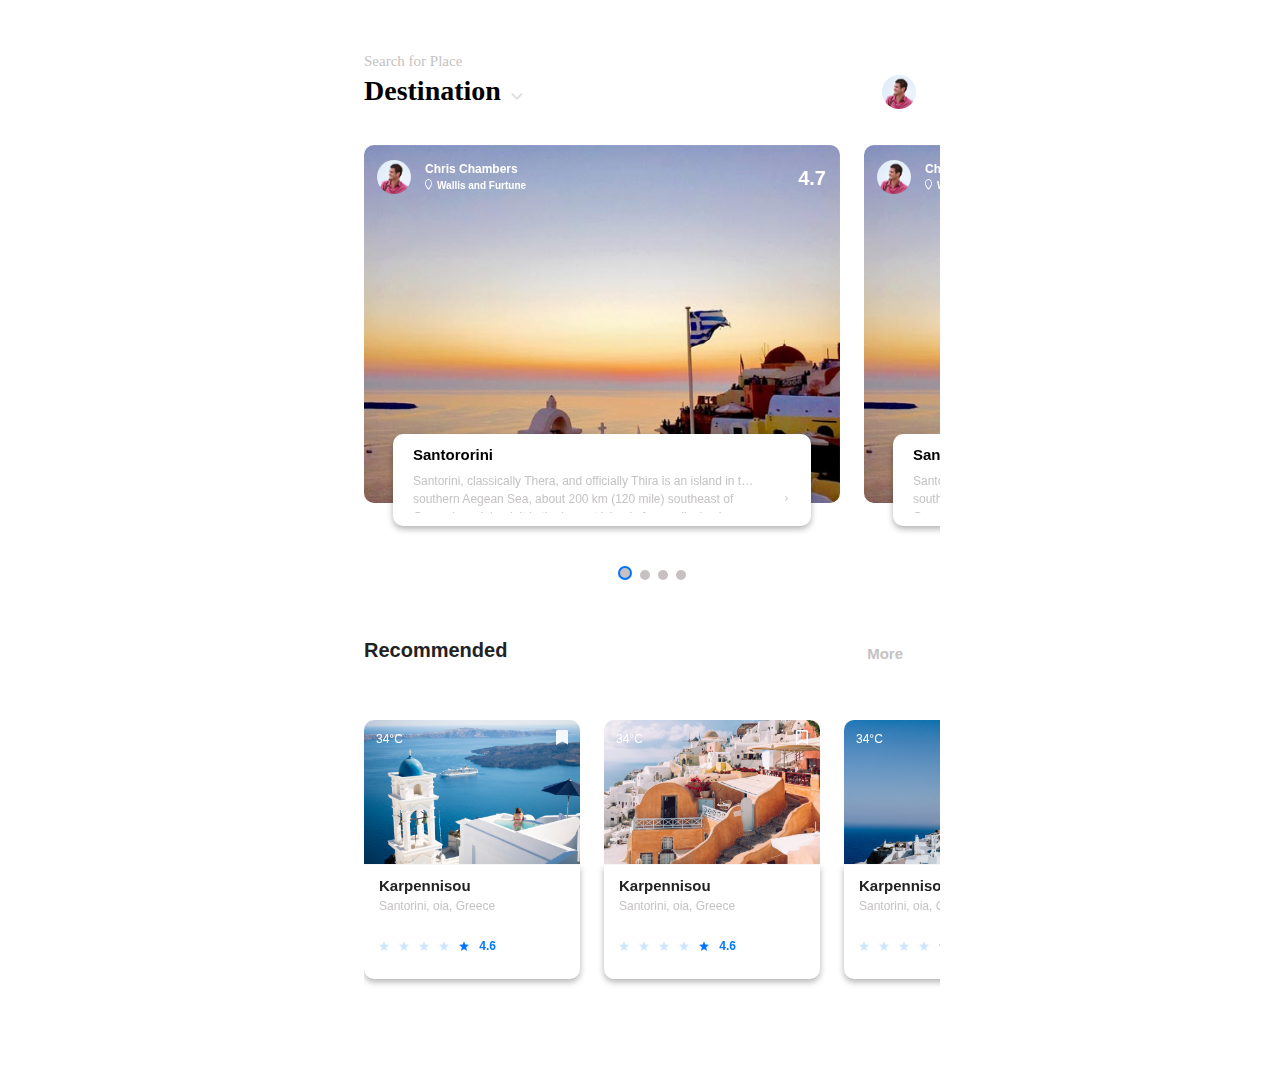
<file: mobile_destination/main.html>
<!DOCTYPE html>
<html lang="ko">
<head>
    <meta charset="UTF-8">
    <meta name="viewport" content="width=device-width, initial-scale=1.0">
    <title>Intro</title>
    
    <!-- css -->
    <link href="assets/css/style.css" rel="stylesheet">
    <link href="assets/css/reset.css" rel="stylesheet">
    <link rel="stylesheet" href="assets/css/swiper.css">
    <link rel="stylesheet" href="assets/css/swiper.min.css">
</head>
<body>
	<header id="header">
		<div class="container">
			<div class="header">
				<h2 class="hd_tit"><span>Search for Place</span><br>Destination<a href="#"><img src="assets/img/downarrow_icon.png" alt="더보기"></a></h2>
				<div class="costomer_picture"><a href="#"><img src="assets/img/model.png" alt="costomerpicture"></a></div>
			</div>
		</div>
	</header>
	<section id="content1">
		<div class="container">
			<div class="content1 swiper-container">
				<div class="cont1_box swiper-wrapper">
					<div class="cont1_photowrap swiper-slide">
						<div class="visited_picture">
							<a href="sub.html"><img src="assets/img/mobile04@2.jpg" alt="sandorico_sunset"></a>
							<div class="cont1_info">
								<div class="costomer_picture"><a href="#"><img src="assets/img/model.png" alt="costomerpicture"></a></div>
								<div class="cont1_phototxt">
									<ul>
										<li class="name">Chris Chambers</li>
										<li class="local"><i><img src="assets/img/icon.png" alt="Compass"></i>Wallis and Furtune</li>
									</ul>	
								</div>
							</div>
							<p class="cont1_score">4.7</p>
							<div class="cont1_textbox_wrap">
								<div class=cont1_textbox>
									<h2>Santororini</h2>
									<p>Santorini, classically Thera, and officially Thira is an island in the southern Aegean Sea, about 200 km (120 mile) southeast of Greece's mainland. It is the largest island of a small, circular archipelago, which bears the same name and is the remnant of a volcanic caldera.</p>
									<div class="rightarrow_icon"><img src="assets/img/rightarrow_icon.png" alt="더보기"></div>
								</div>
							</div>
						</div>					
					</div>
					<div class="cont1_photowrap swiper-slide">
						<div class="visited_picture clearfix">
							<img src="assets/img/mobile04@2.jpg" alt="sandorico_sunset">
							<div class="cont1_info">
								<div class="costomer_picture"><a href="#"><img src="assets/img/model.png" alt="costomerpicture"></a></div>
								<div class="cont1_phototxt">
									<ul>
										<li class="name">Chris Chambers</li>
										<li class="local"><i><img src="assets/img/icon.png" alt="Compass"></i>Wallis and Furtune</li>
									</ul>	
								</div>
							</div>
							<p class="cont1_score">4.7</p>
							<div class="cont1_textbox_wrap">
								<div class=cont1_textbox>
									<h2>Santororini</h2>
									<p>Santorini, classically Thera, and officially Thira is an island in the southern Aegean Sea, about 200 km (120 mile) southeast of Greece's mainland. It is the largest island of a small, circular archipelago, which bears the same name and is the remnant of a volcanic caldera.</p>
									<div class="rightarrow_icon"><img src="assets/img/rightarrow_icon.png" alt=""></div>
								</div>
							</div>
						</div>					
					</div>
					<div class="cont1_photowrap swiper-slide">
						<div class="visited_picture clearfix">
							<img src="assets/img/mobile04@2.jpg" alt="sandorico_sunset">
							<div class="cont1_info">
								<div class="costomer_picture"><a href="#"><img src="assets/img/model.png" alt="costomerpicture"></a></div>
								<div class="cont1_phototxt">
									<ul>
										<li class="name">Chris Chambers</li>
										<li class="local"><i><img src="assets/img/icon.png" alt="Compass"></i>Wallis and Furtune</li>
									</ul>	
								</div>
							</div>
							<p class="cont1_score">4.7</p>
							<div class="cont1_textbox_wrap">
								<div class=cont1_textbox>
									<h2>Santororini</h2>
									<p>Santorini, classically Thera, and officially Thira is an island in the southern Aegean Sea, about 200 km (120 mile) southeast of Greece's mainland. It is the largest island of a small, circular archipelago, which bears the same name and is the remnant of a volcanic caldera.</p>
									<div class="rightarrow_icon"><img src="assets/img/rightarrow_icon.png" alt=""></div>
								</div>
							</div>
						</div>					
					</div>
					<div class="cont1_photowrap swiper-slide">
						<div class="visited_picture clearfix">
							<img src="assets/img/mobile04@2.jpg" alt="sandorico_sunset">
							<div class="cont1_info">
								<div class="costomer_picture"><a href="#"><img src="assets/img/model.png" alt="costomerpicture"></a></div>
								<div class="cont1_phototxt">
									<ul>
										<li class="name">Chris Chambers</li>
										<li class="local"><i><img src="assets/img/icon.png" alt="Compass"></i>Wallis and Furtune</li>
									</ul>	
								</div>
							</div>
							<p class="cont1_score">4.7</p>
							<div class="cont1_textbox_wrap">
								<div class=cont1_textbox>
									<h2>Santororini</h2>
									<p>Santorini, classically Thera, and officially Thira is an island in the southern Aegean Sea, about 200 km (120 mile) southeast of Greece's mainland. It is the largest island of a small, circular archipelago, which bears the same name and is the remnant of a volcanic caldera.</p>
									<div class="rightarrow_icon"><img src="assets/img/rightarrow_icon.png" alt=""></div>
								</div>
							</div>
						</div>					
					</div>
				</div>
				<div class="dots_menu swiper-pagination swiper-pagination-bullets"></div>
			</div>
		</div>
	</section>
	<section id="content2">
		<div class="container">
			<div class="content2">
				<div class="content2_wrap">
					<div class="cont2_header">
						<h2 class="cont2_tit">Recommended</h2>
						<div class="cont2_more"><a href="#">More</a></div>
					</div>
					<div class="content2_info swiper-container">
						<div class="cont2_boxwrap swiper-wrapper">
							<div class="cont2_wrap swiper-slide">
								<div class="cont2_photo">
									<a href="#"><img src="assets/img/mobile01.jpg" alt="이미지1"></a>
									<ul>
										<li class="temp">34°C</li>
										<li class="flagIcon"><img src="assets/img/flag01.png" alt="아이콘1"></li>
									</ul>
								</div>
								<div class="cont2_info">
									<h2><a href="#">Karpennisou</a></h2>
									<p class="cont2_info_sub">Santorini, oia, Greece</p>
									<div class="star">
										<ul>
											<li><img src="assets/img/star_icon.png" alt="평점"></li>
											<li><img src="assets/img/star_icon.png" alt="평점"></li>
											<li><img src="assets/img/star_icon.png" alt="평점"></li>
											<li><img src="assets/img/star_icon.png" alt="평점"></li>
											<li><img src="assets/img/staractive_icon.png" alt="평점"></li>
											<li class="star_score">4.6</li>
										</ul>
									</div>
								</div>
							</div>
							<div class="cont2_wrap swiper-slide">
								<div class="cont2_photo">
									<a href="#"><img src="assets/img/mobile02.gif" alt="이미지1"></a>
									<ul>
										<li class="temp">34°C</li>
										<li class="flagIcon"><img src="assets/img/flag02.png" alt="아이콘1"></li>
									</ul>
								</div>
								<div class="cont2_info">
									<h2><a href="#">Karpennisou</a></h2>
									<p class="cont2_info_sub">Santorini, oia, Greece</p>
									<div class="star">
										<ul>
											<li><img src="assets/img/star_icon.png" alt="평점"></li>
											<li><img src="assets/img/star_icon.png" alt="평점"></li>
											<li><img src="assets/img/star_icon.png" alt="평점"></li>
											<li><img src="assets/img/star_icon.png" alt="평점"></li>
											<li><img src="assets/img/staractive_icon.png" alt="평점"></li>
											<li class="star_score">4.6</li>
										</ul>
									</div>
								</div>
							</div>
							<div class="cont2_wrap swiper-slide">
								<div class="cont2_photo">
									<a href="#"><img src="assets/img/moblie03.jpg" alt="이미지1"></a>
									<ul>
										<li class="temp">34°C</li>
										<li class="flagIcon"><img src="assets/img/flag02.png" alt="아이콘1"></li>
									</ul>
								</div>
								<div class="cont2_info">
									<h2><a href="#">Karpennisou</a></h2>
									<p class="cont2_info_sub">Santorini, oia, Greece</p>
									<div class="star">
										<ul>
											<li><img src="assets/img/star_icon.png" alt="평점"></li>
											<li><img src="assets/img/star_icon.png" alt="평점"></li>
											<li><img src="assets/img/star_icon.png" alt="평점"></li>
											<li><img src="assets/img/star_icon.png" alt="평점"></li>
											<li><img src="assets/img/staractive_icon.png" alt="평점"></li>
											<li class="star_score">4.6</li>
										</ul>
									</div>
								</div>
							</div>
							<div class="cont2_wrap swiper-slide">
								<div class="cont2_photo">
									<a href="#"><img src="assets/img/mobile03.gif" alt="이미지1"></a>
									<ul>
										<li class="temp">34°C</li>
										<li class="flagIcon"><img src="assets/img/flag02.png" alt="아이콘1"></li>
									</ul>
								</div>
								<div class="cont2_info">
									<h2><a href="#">Karpennisou</a></h2>
									<p class="cont2_info_sub">Santorini, oia, Greece</p>
									<div class="star">
										<ul>
											<li><img src="assets/img/star_icon.png" alt="평점"></li>
											<li><img src="assets/img/star_icon.png" alt="평점"></li>
											<li><img src="assets/img/star_icon.png" alt="평점"></li>
											<li><img src="assets/img/star_icon.png" alt="평점"></li>
											<li><img src="assets/img/staractive_icon.png" alt="평점"></li>
											<li class="star_score">4.6</li>
										</ul>
									</div>
								</div>
							</div>
							<div class="cont2_wrap swiper-slide">
								<div class="cont2_photo">
									<a href="#"><img src="assets/img/mobile04.gif" alt="이미지1"></a>
									<ul>
										<li class="temp">34°C</li>
										<li class="flagIcon"><img src="assets/img/flag02.png" alt="아이콘1"></li>
									</ul>
								</div>
								<div class="cont2_info">
									<h2><a href="#">Karpennisou</a></h2>
									<p class="cont2_info_sub">Santorini, oia, Greece</p>
									<div class="star">
										<ul>
											<li><img src="assets/img/star_icon.png" alt="평점"></li>
											<li><img src="assets/img/star_icon.png" alt="평점"></li>
											<li><img src="assets/img/star_icon.png" alt="평점"></li>
											<li><img src="assets/img/star_icon.png" alt="평점"></li>
											<li><img src="assets/img/staractive_icon.png" alt="평점"></li>
											<li class="star_score">4.6</li>
										</ul>
									</div>
								</div>
							</div>
						</div>
					</div>
				</div>	
			</div>
		</div>
	</section>
	<script src="assets/js/swiper.js"></script>
	<script src="assets/js/swiper.min.js"></script>
	<script>
		var swiper = new Swiper('.content1.swiper-container', {
            slidesPerView: 1.2,
            spaceBetween: 24,
            pagination: {
            el: '.swiper-pagination',
            clickable: true,
            },
        });

        var swiper2 = new Swiper('.content2_info.swiper-container', {
            slidesPerView:2.5,
            spaceBetween: 24,
            pagination: {
            clickable: true,
            },
        });

	</script>
</body>
</html>
</file>
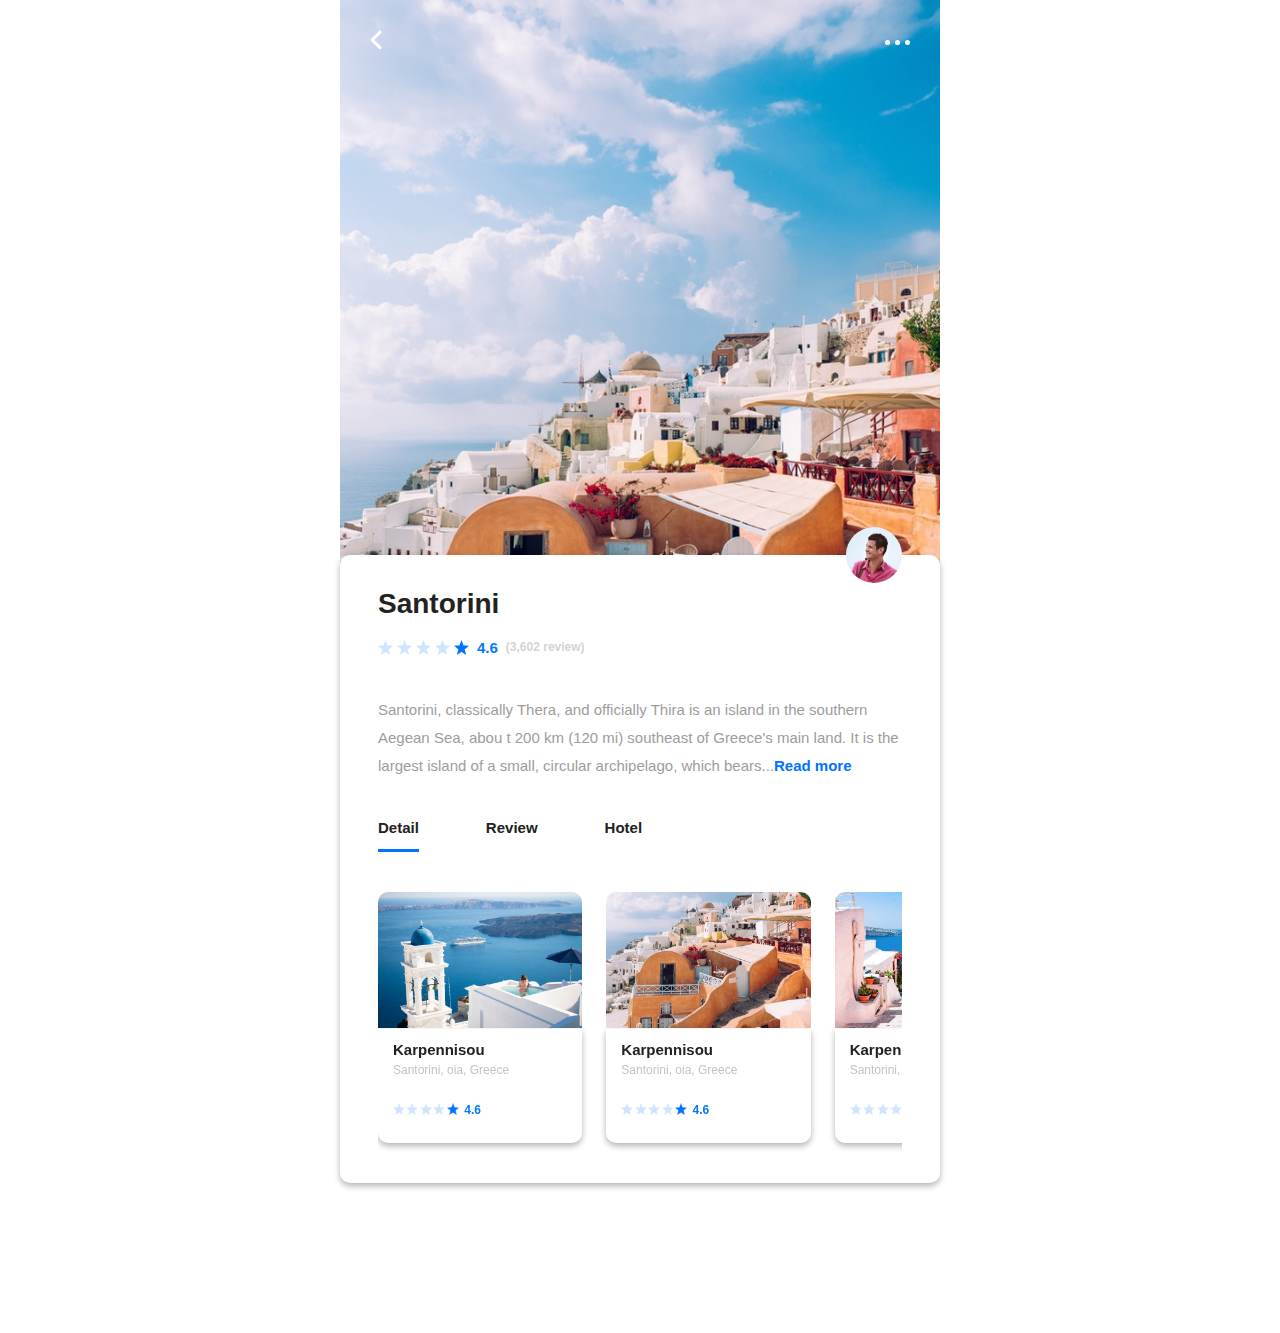
<file: mobile_destination/sub.html>
<!DOCTYPE html>
<html lang="ko">
<head>
    <meta charset="UTF-8">
    <meta name="viewport" content="width=device-width, initial-scale=1.0">
    <title>Intro</title>
    
    <!-- css -->
    <link href="assets/css/sub/style.css" rel="stylesheet">
    <link href="assets/css/reset.css" rel="stylesheet">
    <link rel="stylesheet" href="assets/css/swiper.css">
    <link rel="stylesheet" href="assets/css/swiper.min.css">
</head>
<body>
	<header id="header">
		<div class="container">
			<div class="header">
				<div class="header_bg"><img src="assets/img/mobile02.jpg" alt="Santorini"></div>
				<div class="header_top">
					<ul>
						<li class="arrow"><a href="main.html"><img src="assets/img/leftarrow_icon.png" alt="메인으로 돌아가기"></a></li>
						<li class="dotsMenu"><a href="#"><span></span></a></li>
					</ul>
				</div>
			</div>
		</div>
	</header>
	<section id="contents">
		<div class="container">
			<div class="content_wrap">
				<article class="content_top">
					<div class="top_wrap">
						<h2>Santorini</h2>
						<div class="costomer_picture"><a href="#"><img src="assets/img/model.png" alt="costomerpicture"></a></div>
						<div class="star">
							<ul>
								<li><img src="assets/img/star_icon.png" alt="평점"></li>
								<li><img src="assets/img/star_icon.png" alt="평점"></li>
								<li><img src="assets/img/star_icon.png" alt="평점"></li>
								<li><img src="assets/img/star_icon.png" alt="평점"></li>
								<li><img src="assets/img/staractive_icon.png" alt="평점"></li>
								<li class="score"><a href="#">4.6</a></li>
								<li class="review"><a href="#">(3,602 review)</a></li>
							</ul>
						</div>
						<p class="top_info">Santorini, classically Thera, and officially Thira is an island in the southern Aegean Sea, abou t 200 km (120 mi) southeast of Greece's main land. It is the largest island of a small, circular archipelago, which bears...<span><a href="#">Read more</a></span></p>
					</div>
				</article>
				<article class="content_bottom">
					<div class="bottom_wrap">
						<div class="bottom_menu">
							<ul>
								<li class="active"><a href="#">Detail</a></li>
								<li><a href="#">Review</a></li>
								<li><a href="#">Hotel</a></li>
							</ul>
						</div>
						<div class="bottom_slide">
							<div class="bottom_slideWrap swiper-container">
								<div class="bottom_box swiper-wrapper">
									<div class="bottom_content swiper-slide">
										<div class="bottom_slidePhoto">
											<a href="#"><img src="assets/img/mobile01.jpg" alt="이미지1"></a>
										</div>
										<div class="bottom_slideInfo">
											<h2><a href="#">Karpennisou</a></h2>
											<p class="bottom_slideSub">Santorini, oia, Greece</p>
											<div class="star">
												<ul>
													<li><img src="assets/img/star_icon.png" alt="평점"></li>
													<li><img src="assets/img/star_icon.png" alt="평점"></li>
													<li><img src="assets/img/star_icon.png" alt="평점"></li>
													<li><img src="assets/img/star_icon.png" alt="평점"></li>
													<li><img src="assets/img/staractive_icon.png" alt="평점"></li>
													<li class="star_score">4.6</li>
												</ul>
											</div>
										</div>
									</div>
									<div class="bottom_content swiper-slide">
										<div class="bottom_slidePhoto">
											<a href="#"><img src="assets/img/mobile02.gif" alt="이미지1"></a>
										</div>
										<div class="bottom_slideInfo">
											<h2><a href="#">Karpennisou</a></h2>
											<p class="bottom_slideSub">Santorini, oia, Greece</p>
											<div class="star">
												<ul>
													<li><img src="assets/img/star_icon.png" alt="평점"></li>
													<li><img src="assets/img/star_icon.png" alt="평점"></li>
													<li><img src="assets/img/star_icon.png" alt="평점"></li>
													<li><img src="assets/img/star_icon.png" alt="평점"></li>
													<li><img src="assets/img/staractive_icon.png" alt="평점"></li>
													<li class="star_score">4.6</li>
												</ul>
											</div>
										</div>
									</div>
									<div class="bottom_content swiper-slide">
										<div class="bottom_slidePhoto">
											<a href="#"><img src="assets/img/mobile03.gif" alt="이미지1"></a>
										</div>
										<div class="bottom_slideInfo">
											<h2><a href="#">Karpennisou</a></h2>
											<p class="bottom_slideSub">Santorini, oia, Greece</p>
											<div class="star">
												<ul>
													<li><img src="assets/img/star_icon.png" alt="평점"></li>
													<li><img src="assets/img/star_icon.png" alt="평점"></li>
													<li><img src="assets/img/star_icon.png" alt="평점"></li>
													<li><img src="assets/img/star_icon.png" alt="평점"></li>
													<li><img src="assets/img/staractive_icon.png" alt="평점"></li>
													<li class="star_score">4.6</li>
												</ul>
											</div>
										</div>
									</div>
									<div class="bottom_content swiper-slide">
										<div class="bottom_slidePhoto">
											<a href="#"><img src="assets/img/mobile04.gif" alt="이미지1"></a>
										</div>
										<div class="bottom_slideInfo">
											<h2><a href="#">Karpennisou</a></h2>
											<p class="bottom_slideSub">Santorini, oia, Greece</p>
											<div class="star">
												<ul>
													<li><img src="assets/img/star_icon.png" alt="평점"></li>
													<li><img src="assets/img/star_icon.png" alt="평점"></li>
													<li><img src="assets/img/star_icon.png" alt="평점"></li>
													<li><img src="assets/img/star_icon.png" alt="평점"></li>
													<li><img src="assets/img/staractive_icon.png" alt="평점"></li>
													<li class="star_score">4.6</li>
												</ul>
											</div>
										</div>
									</div>
									<div class="bottom_content swiper-slide">
										<div class="bottom_slidePhoto">
											<a href="#"><img src="assets/img/moblie03.jpg" alt="이미지1"></a>
										</div>
										<div class="bottom_slideInfo">
											<h2><a href="#">Karpennisou</a></h2>
											<p class="bottom_slideSub">Santorini, oia, Greece</p>
											<div class="star">
												<ul>
													<li><img src="assets/img/star_icon.png" alt="평점"></li>
													<li><img src="assets/img/star_icon.png" alt="평점"></li>
													<li><img src="assets/img/star_icon.png" alt="평점"></li>
													<li><img src="assets/img/star_icon.png" alt="평점"></li>
													<li><img src="assets/img/staractive_icon.png" alt="평점"></li>
													<li class="star_score">4.6</li>
												</ul>
											</div>
										</div>
									</div>
								</div>
							</div>
						</div>
					</div>
				</article>
			</div>
		</div>
	</section>
	<script src="assets/js/swiper.js"></script>
	<script src="assets/js/swiper.min.js"></script>
	<script>
		var swiper = new Swiper('.swiper-container', {
            slidesPerView: 2.4,
            spaceBetween: 24,
            pagination: {
            el: '.swiper-pagination',
            clickable: true,
            },
        });
	</script>
</body>
</html>
</file>
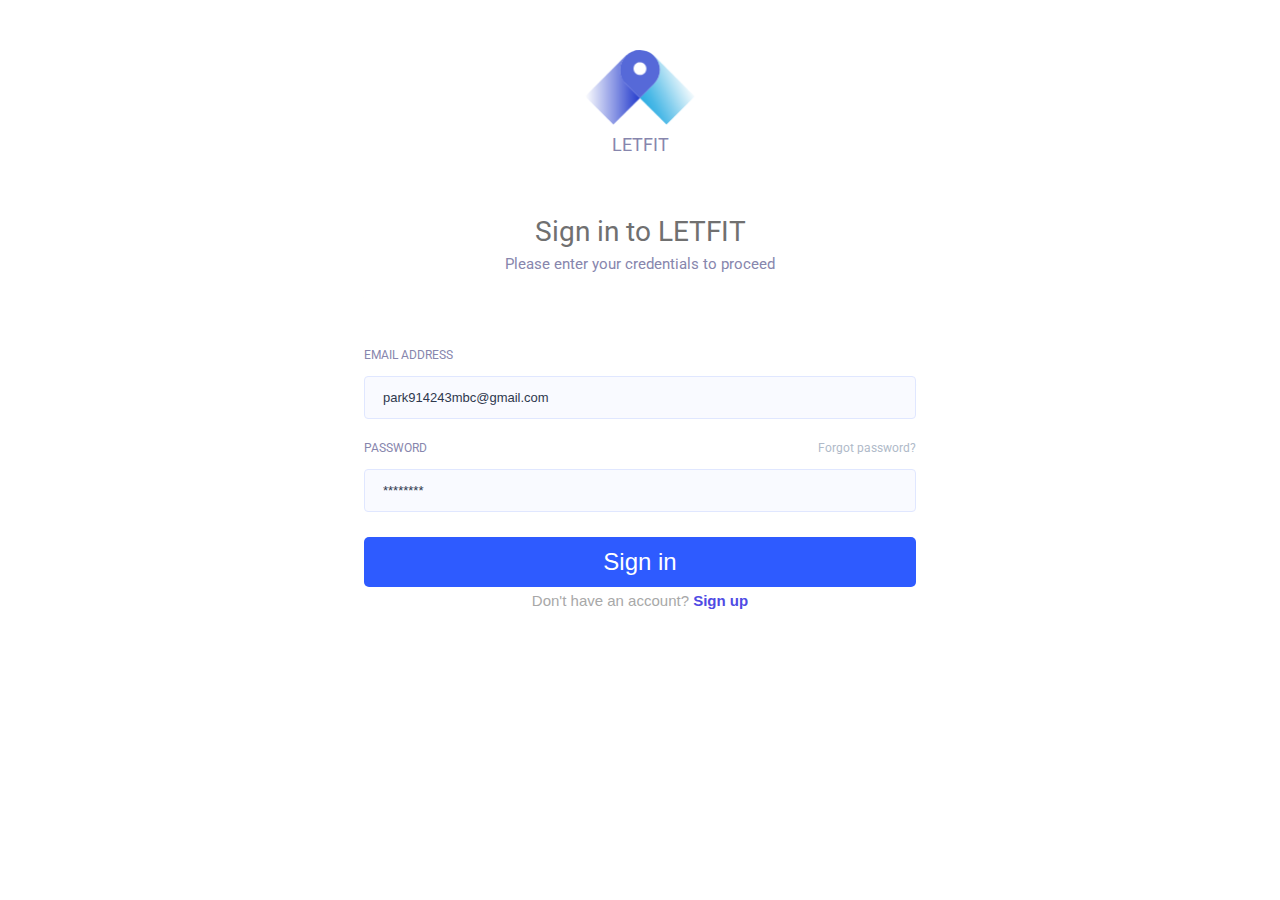
<file: webs_index/login.html>
<!DOCTYPE html>
<html lang="ko">
<head>
    <meta charset="UTF-8">
    <meta name="viewport" content="width=device-width, initial-scale=1.0">
    <title>Intro</title>
    
    <!-- css -->
    <link href="assets/css/style.css" rel="stylesheet">
    <link href="assets/css/reset.css" rel="stylesheet">

    <!--webfont-->
    <link href="https://fonts.googleapis.com/css?family=Roboto:100,100i,300,300i,400,400i,500,500i,700,700i,900,900i" rel="stylesheet">

</head>
<body>
	<section id="login">
		<div class="container">
			<div class="top">
				<h1>
					<img src="assets/img/image@2.png" alt="letfit 로고">
					<em>LETFIT</em>
				</h1>
				<ul>
					<li class="sign">Sign in to LETFIT</li>
					<li>Please enter your credentials to proceed</li>
				</ul>
			</div>
			<div class="in">
				<div class="email">
					<label for="email">EMAIL ADDRESS</label>
		        	<input id="email" type="text" placeholder="park914243mbc@gmail.com" title="이메일" class="input_style1">
				</div>
				<div class="pw">
					<label for="pw">PASSWORD<em>Forgot password?</em></label>
		        	<input id="pw" type="PASSWORD" maxlength="20"  placeholder="********" title="비밀번호" class="input_style1">
				</div>
				<div class="btn">
					<button type="button" title="로그인"><em>Sign in</em></button>
					<p>Don't have an account? <strong>Sign up</strong></p>
				</div>
			</div>
		</div>
	</section>
</body>
</html>
</file>
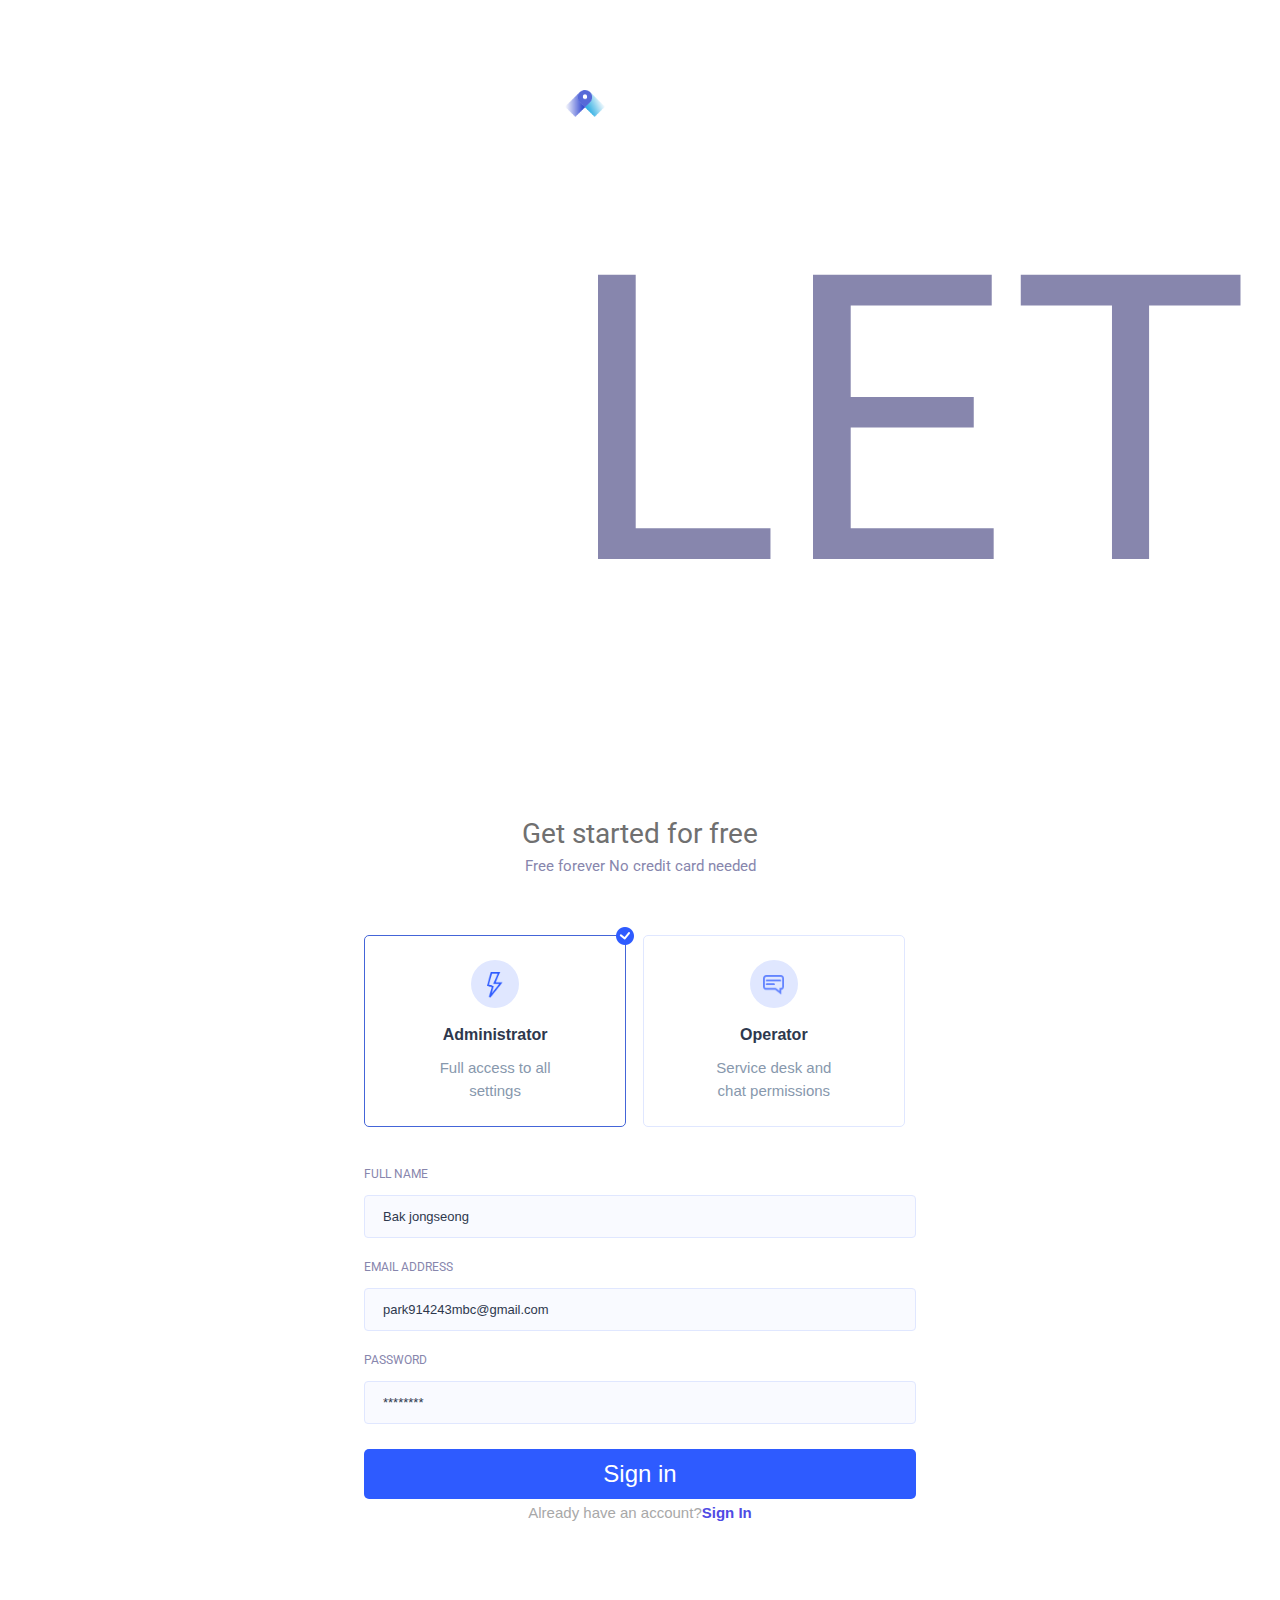
<file: webs_index/register.html>
<!DOCTYPE html>
<html lang="ko">
<head>
    <meta charset="UTF-8">
    <meta name="viewport" content="width=device-width, initial-scale=1.0">
    <title>Intro</title>
    
    <!-- css -->
    <link href="assets/css/style.css" rel="stylesheet">
    <link href="assets/css/reset.css" rel="stylesheet">

    <!--webfont-->
    <link href="https://fonts.googleapis.com/css?family=Roboto:100,100i,300,300i,400,400i,500,500i,700,700i,900,900i" rel="stylesheet">
    <link href="https://fonts.googleapis.com/css?family=Rubik:300,400,500,700,900" rel="stylesheet">

</head>
<body>
	<section id="register">
		<div class="container">
			<div class="top">
				<h1>
					<img src="assets/img/image@2.png" alt="letfit 로고">
					<em>LETFIT</em>
				</h1>
				<ul>
					<li class="sign">Get started for free</li>
					<li>Free forever No credit card needed</li>
				</ul>
			</div>

			<div class="middle">
				<div class="box active">
					<div class="icon"><a href="#"><img src="assets/img/icon_admin.png" srcset="assets/img/icon_admin@2x.png" alt="administrator"></a></div>
					<h3>Administrator</h3>
					<p>Full access to all<br>settings</p>
				</div>
				<div class="box">
					<div class="icon2"><a href="#"><img src="assets/img/icon_oper.png" srcset="assets/img/icon_oper@2x.png" alt="operator"></a></div>
					<h3>Operator</h3>
					<p>Service desk and<br>chat permissions</p>
				</div>
			</div>
			<div class="in">
				<div class="name">
					<label for="name">FULL NAME</label>
		        	<input id="name" type="text" placeholder="Bak jongseong" title="이메일" class="input_style1">
				</div>
				<div class="email">
					<label for="email">EMAIL ADDRESS</label>
		        	<input id="email" type="text" placeholder="park914243mbc@gmail.com" title="이메일" class="input_style1">
				</div>
				<div class="pw">
					<label for="pw">PASSWORD</label>
		        	<input id="pw" type="PASSWORD" maxlength="20"  placeholder="********" title="비밀번호" class="input_style1">
				</div>
				<div class="btn">
					<button type="button" title="로그인"><em>Sign in</em></button>
					<p>Already have an account?<strong>Sign In</strong></p>
				</div>
			</div>
		</div>
	</section>
    <script src="https://ajax.googleapis.com/ajax/libs/jquery/1.10.2/jquery.min.js"></script>
    <script>
    	$(".box").click(function(){
    		$(this).toggleClass("active");
    	});
    </script>
</body>
</html>
</file>
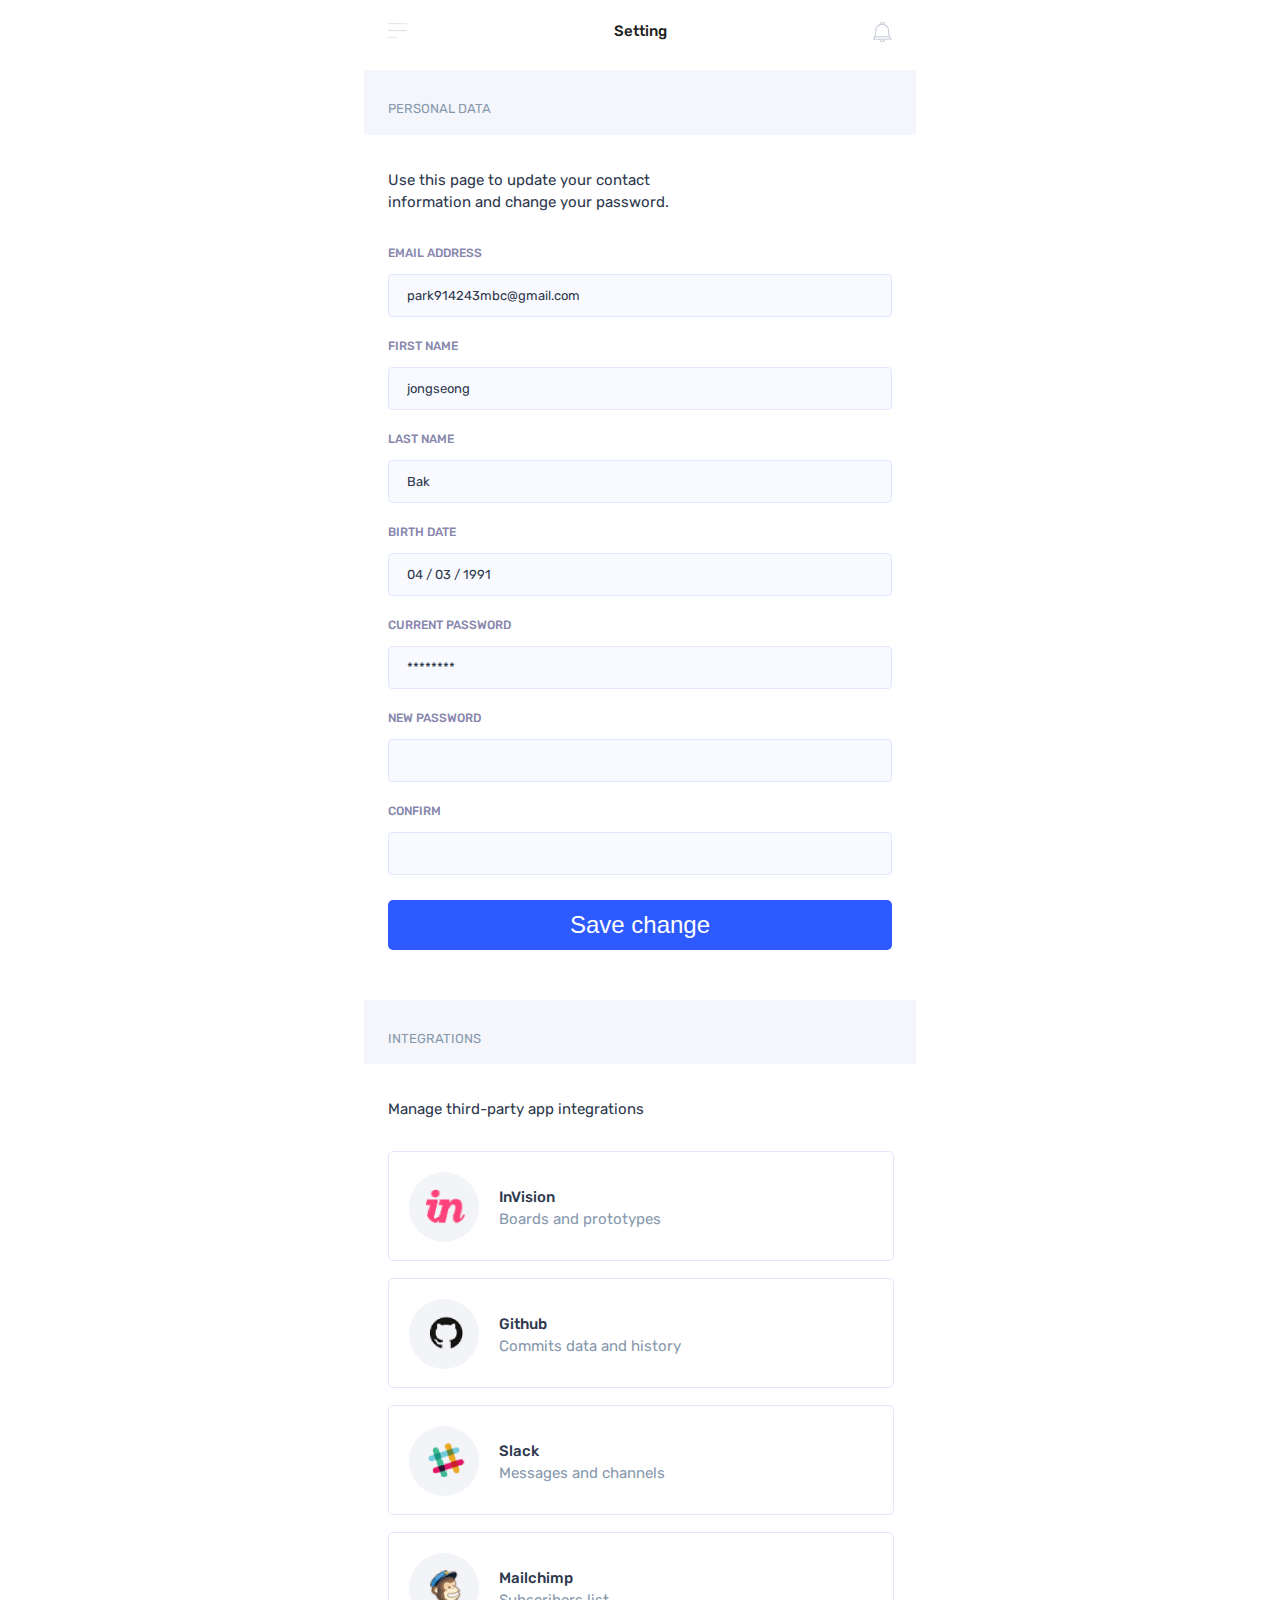
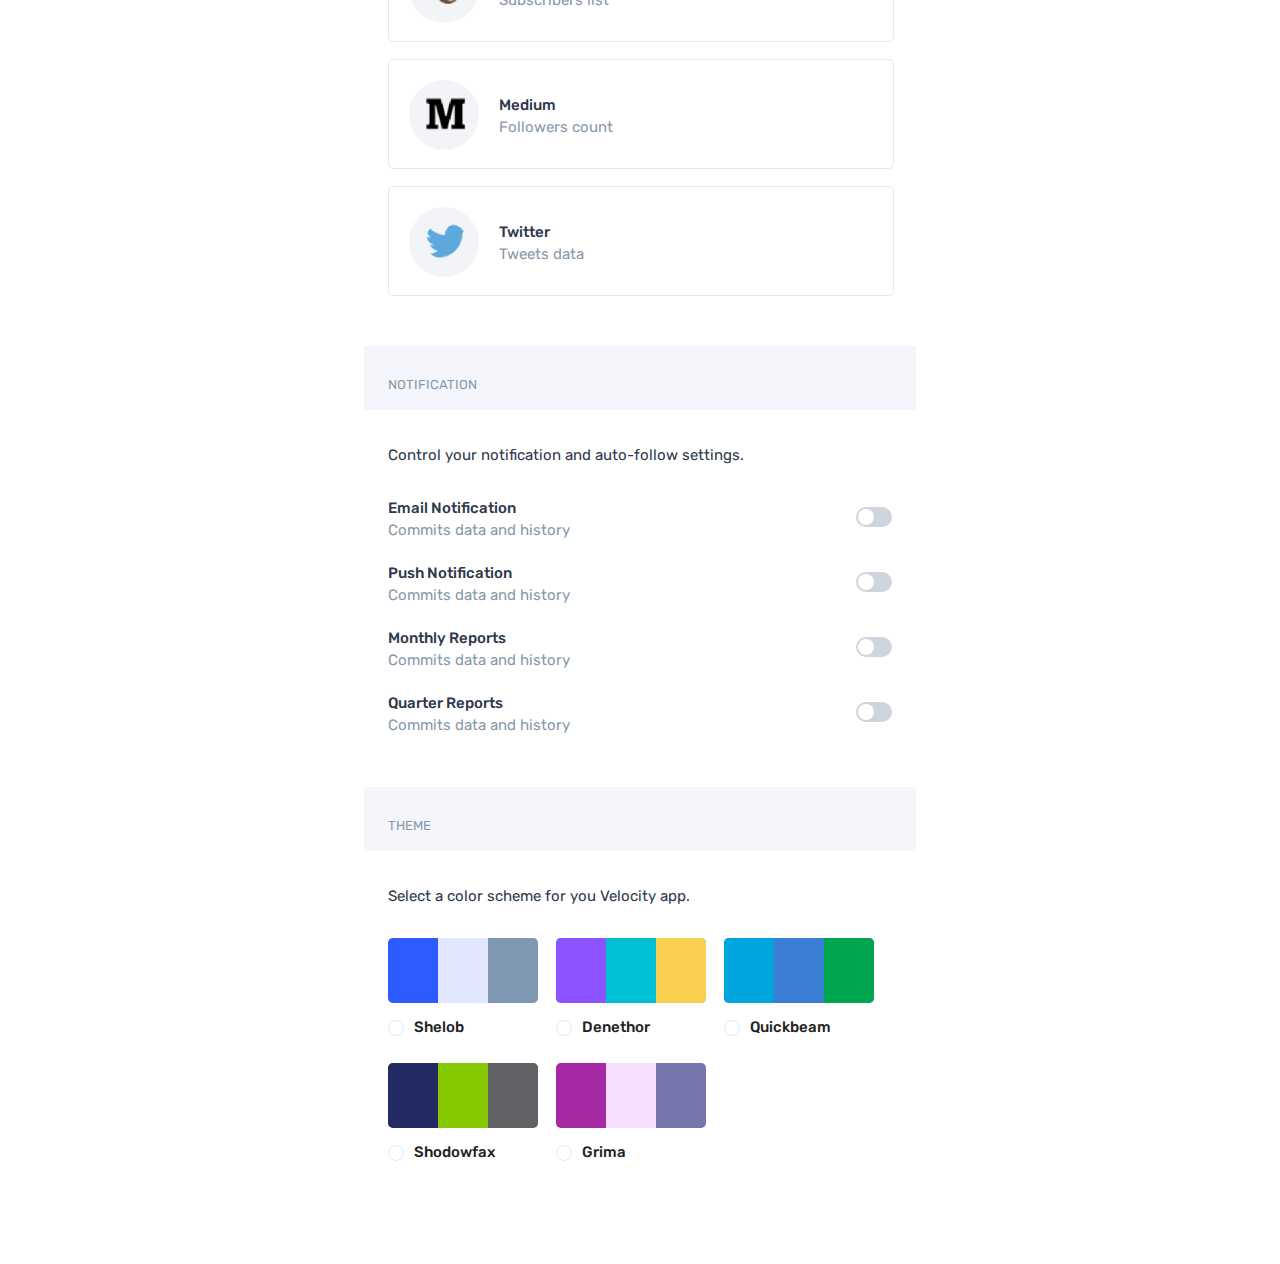
<file: webs_index/setting.html>
<!DOCTYPE html>
<html lang="ko">
<head>
	<meta charset="UTF-8">
	<meta name="viewport" content="width=device-width, initial-scale=1.0">
	<title>setting</title>

	<!-- css -->
    <link href="assets/css/style.css" rel="stylesheet">
    <link href="assets/css/reset.css" rel="stylesheet">

    <!--webfont-->
    <link href="https://fonts.googleapis.com/css?family=Roboto:100,100i,300,300i,400,400i,500,500i,700,700i,900,900i" rel="stylesheet">
    <link href="https://fonts.googleapis.com/css?family=Rubik:300,400,500,700,900" rel="stylesheet">
</head>
<body>
	<header id="header">
		<div class="container">
			<div class="header">
				<h2 class="hd_tit">Setting</h2>
				<div class="hd_left"><a href="#"><img src="assets/img/ham_icon.png" alt="메뉴"></a></div>
				<div class="hd_right"><a href="#"><img src="assets/img/alarm_icon.png" alt="알림"></a></div>
			</div>
		</div>
	</header>

	<section id="personal">
		<div class="container">
			<div class="personal">
				<h2 class="subtitle">PERSONAL DATA</h2>
				<p class="info">Use this page to update your contact<br>information and change your password.</p>
				<div class="data">
					<div class="email">
						<label for="email">EMAIL ADDRESS</label>
			        	<input id="email" type="text" placeholder="park914243mbc@gmail.com" title="이메일" class="input_style1">
					</div>
					<div class="f_name">
						<label for="f_name">FIRST NAME</label>
			        	<input id="f_name" type="text" placeholder="jongseong" title="이메일" class="input_style1">
					</div>
					<div class="l_name">
						<label for="l_name">LAST NAME</label>
			        	<input id="l_name" type="PASSWORD" maxlength="20"  placeholder="Bak" title="비밀번호" class="input_style1">
					</div>
					<div class="date">
						<label for="date">BIRTH DATE</label>
			        	<input id="date" type="PASSWORD" maxlength="20"  placeholder="04 / 03 / 1991" title="비밀번호" class="input_style1">
					</div>
					<div class="pw">
						<label for="pw">CURRENT PASSWORD</label>
			        	<input id="pw" type="PASSWORD" maxlength="20"  placeholder="********" title="비밀번호" class="input_style1">
					</div>
					<div class="new_pw">
						<label for="new_pw">NEW PASSWORD</label>
			        	<input id="new_pw" type="PASSWORD" maxlength="20"  placeholder="" title="비밀번호" class="input_style1">
					</div>
					<div class="confirm">
						<label for="confirm">CONFIRM</label>
			        	<input id="confirm" type="PASSWORD" maxlength="20"  placeholder="" title="비밀번호" class="input_style1">
					</div>
					<div class="save_btn">
						<button type="button" title="개인정보 저장"><em>Save change</em></button>
					</div>
				</div>
			</div>
		</div>
	</section>
	<section id="integrations">
		<div class="container">
			<div class="integrations">
				<h2 class="subtitle">INTEGRATIONS</h2>
				<p class="info">Manage third-party app integrations</p>
					<div class="int_box_wrap">
						<div class="int_box">
							<h3><a href="#"><img src="assets/img/in.png" alt="invision"></a></h3>
							<ul>
								<li class="bold">InVision</li>
								<li>Boards and prototypes</li>
							</ul>
						</div>
						<div class="int_box">
							<h3><a href="#"><img src="assets/img/github.png" alt="github"></a></h3>
							<ul>
								<li class="bold">Github</li>
								<li>Commits data and history</li> 
							</ul>
						</div>
						<div class="int_box">
							<h3><a href="#"><img src="assets/img/slack.png" alt="slack"></a></h3>
							<ul>
								<li class="bold">Slack</li>
								<li>Messages and channels</li>
							</ul>
						</div>
						<div class="int_box">
							<h3><a href="#"><img src="assets/img/malichimp.png" alt="mailchimp"></a></h3>
							<ul>
								<li class="bold">Mailchimp</li>
								<li>Subscribers list</li>
							</ul>
						</div>
						<div class="int_box">
							<h3><a href="#"><img src="assets/img/medium.png" alt="medium"></a></h3>
							<ul>
								<li class="bold">Medium</li>
								<li>Followers count</li>
							</ul>
						</div>
						<div class="int_box">
							<h3><a href="#"><img src="assets/img/tweeter.png" alt="twitter"></a></h3>
							<ul>
								<li class="bold">Twitter</li>
								<li>Tweets data</li>
							</ul>
						</div>
					</div>	
				</div>
			</div>
		</div>
	</section>
	<section id="notification">
		<div class="container">
			<div class="notification">
				<h2 class="subtitle">NOTIFICATION</h2>
				<p class="info">Control your notification and auto-follow settings.</p>
				<div class="nt_wrap">
					<ul>
						<li class="bold">Email Notification </li>
						<li>Commits data and history</li>
					</ul>
					<div class="slide_btn"></div>
				</div>
				<div class="nt_wrap">
					<ul>
						<li class="bold">Push Notification</li>
						<li>Commits data and history</li>
					</ul>
					<div class="slide_btn"></div>
				</div>
				<div class="nt_wrap">
					<ul>
						<li class="bold">Monthly Reports</li>
						<li>Commits data and history</li>
					</ul>
					<div class="slide_btn"></div>
				</div>
				<div class="nt_wrap">
					<ul>
						<li class="bold">Quarter Reports</li>
						<li>Commits data and history</li>
					</ul>
					<div class="slide_btn"></div>
				</div>
			</div>
		</div>
	</section>
	<section id="theme">
		<div class="container">
			<div class="theme">
				<h2 class="subtitle">THEME</h2>
				<p class="info">Select a color scheme for you Velocity app.</p>
				<div class="theme_wrap">
					<div class="theme_1">
						<div class="color1 ir_pm">Shelob</div>
						<div class="theme_btn">
							<ul>
								<li class="dots_btn"><a href="#">Shelob</a></li>
							</ul>
						</div>
					</div>
					<div class="theme_2">
						<div class="color2 ir_pm">Denethor</div>
						<div class="theme_btn">
							<ul>
								<li class="dots_btn"><a href="#">Denethor</a></li>
							</ul>
						</div>	
					</div>
					<div class="theme_3">
						<div class="color3 ir_pm">Quickbeam</div>
						<div class="theme_btn">
							<ul>
								<li class="dots_btn"><a href="#">Quickbeam</a></li>
							</ul>
						</div>	
					</div>
					<div class="theme_4">
						<div class="color4 ir_pm">Shodowfax</div>
						<div class="theme_btn">
							<ul>
								<li class="dots_btn"><a href="#">Shodowfax</a></li>
							</ul>
						</div>	
					</div>
					<div class="theme_5">
						<div class="color5 ir_pm">Grima</div>
						<div class="theme_btn">
							<ul>
								<li class="dots_btn"><a href="#">Grima</a></li>
							</ul>
						</div>	
					</div>
				</div>			
			</div>
		</div>
	</section>
	<script src="https://ajax.googleapis.com/ajax/libs/jquery/1.10.2/jquery.min.js"></script>
    <script>
    	$(".int_box").click(function(){
    		$(this).toggleClass("active");
    	});

    	$(".slide_btn").click(function(){
    		$(this).toggleClass("active");
    	});
    	$(".dots_btn").click(function(){
    		$(this).toggleClass("active");
    	});
    </script>
</body>
</html>
</file>
<file: mobile_destination/assets/css/sub/style.css>
.container {
  max-width: 600px;
  width: 100%;
  margin: 0 auto;
  box-sizing: border-box; }

#header {
  width: 100%; }
  #header .header {
    position: relative; }
    #header .header .header_bg {
      width: 100%; }
      #header .header .header_bg img {
        width: 100%; }
    #header .header .header_top {
      position: absolute;
      top: 0;
      left: 0;
      width: 100%;
      height: 45px; }
      #header .header .header_top ul {
        overflow: hidden; }
        #header .header .header_top ul li.arrow {
          margin-top: 30px;
          margin-left: 30px;
          float: left; }
          #header .header .header_top ul li.arrow a {
            display: block;
            width: 50%; }
        #header .header .header_top ul li.dotsMenu {
          float: right;
          margin-top: 40px;
          margin-right: 40px; }
          #header .header .header_top ul li.dotsMenu a span {
            display: block;
            background: #fff;
            width: 5px;
            height: 5px;
            border-radius: 50%; }
          #header .header .header_top ul li.dotsMenu a span:before {
            display: block;
            content: '';
            background: #fff;
            width: 5px;
            height: 5px;
            border-radius: 50%;
            transform: translateX(-10px); }
          #header .header .header_top ul li.dotsMenu a span:after {
            display: block;
            content: '';
            background: #fff;
            width: 5px;
            height: 5px;
            border-radius: 50%;
            transform: translate(10px, -5px); }

#contents .content_wrap {
  position: relative;
  z-index: 1000;
  margin-top: -250px;
  margin-bottom: 150px;
  width: 100%;
  background: #fff;
  border-radius: 10px;
  box-shadow: 0px 3px 6px rgba(0, 0, 0, 0.3); }
  #contents .content_wrap .content_top .top_wrap {
    padding-top: 28px;
    margin: 0 38px; }
    #contents .content_wrap .content_top .top_wrap h2 {
      font-size: 28px;
      font-weight: bold; }
    #contents .content_wrap .content_top .top_wrap .costomer_picture {
      position: absolute;
      top: -103px;
      right: 38px;
      margin-top: 75px;
      display: block;
      width: 56px;
      height: 56px;
      border-radius: 50%;
      overflow: hidden; }
      #contents .content_wrap .content_top .top_wrap .costomer_picture a img {
        width: 56px;
        height: 56px; }
    #contents .content_wrap .content_top .top_wrap .star {
      margin-top: 15px; }
      #contents .content_wrap .content_top .top_wrap .star ul {
        overflow: hidden; }
        #contents .content_wrap .content_top .top_wrap .star ul li {
          display: block;
          float: left;
          margin-right: 4px; }
          #contents .content_wrap .content_top .top_wrap .star ul li img {
            width: 15px;
            height: 15px; }
        #contents .content_wrap .content_top .top_wrap .star ul li.score {
          margin-top: -3px;
          margin-left: 4px; }
          #contents .content_wrap .content_top .top_wrap .star ul li.score a {
            font-size: 15px;
            font-weight: bold;
            color: #0678ff; }
        #contents .content_wrap .content_top .top_wrap .star ul li.review {
          margin-top: -3px;
          margin-left: 4px; }
          #contents .content_wrap .content_top .top_wrap .star ul li.review a {
            font-size: 12px;
            font-weight: bold;
            color: #d6d3d3; }
    #contents .content_wrap .content_top .top_wrap .top_info {
      margin-top: 35px;
      font-size: 15px;
      color: #9e9c9c;
      line-height: 28px; }
      #contents .content_wrap .content_top .top_wrap .top_info span a {
        font-size: 15px;
        font-weight: bold;
        color: #0073ff; }
  #contents .content_wrap .content_bottom .bottom_wrap {
    padding-top: 37px;
    margin: 0 38px; }
    #contents .content_wrap .content_bottom .bottom_wrap .bottom_menu ul {
      overflow: hidden; }
      #contents .content_wrap .content_bottom .bottom_wrap .bottom_menu ul li {
        display: block;
        float: left;
        margin-right: 67px; }
        #contents .content_wrap .content_bottom .bottom_wrap .bottom_menu ul li a {
          font-size: 15px;
          font-weight: bold; }
      #contents .content_wrap .content_bottom .bottom_wrap .bottom_menu ul li.active {
        padding-bottom: 10px;
        border-bottom: 3px solid #0073ff; }
    #contents .content_wrap .content_bottom .bottom_wrap .bottom_slide .bottom_content {
      padding: 40px 0; }
      #contents .content_wrap .content_bottom .bottom_wrap .bottom_slide .bottom_content .bottom_slidePhoto {
        position: relative; }
        #contents .content_wrap .content_bottom .bottom_wrap .bottom_slide .bottom_content .bottom_slidePhoto a {
          width: 100%;
          display: block;
          border-radius: 10px 10px 0px 0px / 10px 10px 0px 10px;
          overflow: hidden; }
          #contents .content_wrap .content_bottom .bottom_wrap .bottom_slide .bottom_content .bottom_slidePhoto a img {
            width: 100%; }
      #contents .content_wrap .content_bottom .bottom_wrap .bottom_slide .bottom_content .bottom_slideInfo {
        margin-top: -5px;
        display: block;
        background-color: #fff;
        border-radius: 0px 0px 10px 10px / 10px 10px 10px 10px;
        box-shadow: 0px 3px 6px rgba(0, 0, 0, 0.3); }
        #contents .content_wrap .content_bottom .bottom_wrap .bottom_slide .bottom_content .bottom_slideInfo h2 {
          padding-top: 10px;
          margin-left: 15px; }
          #contents .content_wrap .content_bottom .bottom_wrap .bottom_slide .bottom_content .bottom_slideInfo h2 a {
            font-size: 15px;
            font-weight: bold; }
        #contents .content_wrap .content_bottom .bottom_wrap .bottom_slide .bottom_content .bottom_slideInfo .bottom_slideSub {
          margin-left: 15px;
          font-size: 12px;
          color: #c5c2c2; }
        #contents .content_wrap .content_bottom .bottom_wrap .bottom_slide .bottom_content .bottom_slideInfo .star {
          margin-top: 22px;
          padding-bottom: 22px; }
          #contents .content_wrap .content_bottom .bottom_wrap .bottom_slide .bottom_content .bottom_slideInfo .star ul {
            margin-left: 15px;
            overflow: hidden; }
            #contents .content_wrap .content_bottom .bottom_wrap .bottom_slide .bottom_content .bottom_slideInfo .star ul li {
              float: left;
              margin: 0 auto;
              width: 5%;
              margin-right: 4px; }
              #contents .content_wrap .content_bottom .bottom_wrap .bottom_slide .bottom_content .bottom_slideInfo .star ul li img {
                width: 12px;
                height: 12px; }
            #contents .content_wrap .content_bottom .bottom_wrap .bottom_slide .bottom_content .bottom_slideInfo .star ul li.star_score {
              float: left;
              font-size: 12px;
              font-weight: bold;
              margin-left: 4px;
              color: #0678ff; }

/*# sourceMappingURL=style.css.map */
</file>
<file: webs_index/assets/css/style.css>
::-webkit-input-placeholder {
  /* Chrome/Opera/Safari */
  color: #2e384d; }

::-moz-placeholder {
  /* Firefox 19+ */
  color: #2e384d; }

:-ms-input-placeholder {
  /* IE 10+ */
  color: #2e384d; }

:-moz-placeholder {
  /* Firefox 18- */
  color: #2e384d; }

#login .container {
  max-width: 600px;
  width: 100%;
  margin: 0 auto;
  padding: 0 24px;
  box-sizing: border-box; }
  #login .container .top h1 {
    width: 110px;
    padding-top: 50px;
    margin: 0 auto; }
    #login .container .top h1 img {
      width: 100%; }
    #login .container .top h1 em {
      display: block;
      padding-left: 27px;
      font-family: 'Roboto', sans-serif-medium;
      font-size: 18px;
      color: #8786ad; }
  #login .container .top ul {
    text-align: center;
    padding-top: 53px; }
    #login .container .top ul li.sign {
      font-family: 'Roboto', sans-serif;
      font-size: 28px;
      color: #707070; }
    #login .container .top ul li {
      font-family: 'Roboto', sans-serif;
      font-size: 15px;
      color: #8786ad; }
  #login .container .in {
    box-sizing: border-box;
    padding-top: 71px; }
    #login .container .in div.email label {
      display: block;
      font-family: 'Roboto', sans-serif-medium;
      font-size: 12px;
      color: #8786ad;
      padding-bottom: 12px; }
    #login .container .in div.email input {
      box-sizing: border-box;
      width: 100%;
      height: 43px;
      border-radius: 4px;
      border: 1px solid #e0e7ff;
      padding-left: 18px;
      background-color: rgba(224, 231, 255, 0.2); }
    #login .container .in div.pw {
      padding-top: 20px; }
      #login .container .in div.pw label {
        display: block;
        font-family: 'Roboto', sans-serif-medium;
        font-size: 12px;
        color: #8786ad;
        padding-bottom: 12px; }
        #login .container .in div.pw label em {
          float: right;
          color: #b0bac9; }
      #login .container .in div.pw input {
        box-sizing: border-box;
        width: 100%;
        height: 43px;
        border-radius: 4px;
        border: 1px solid #e0e7ff;
        padding-left: 18px;
        background-color: rgba(224, 231, 255, 0.2); }
    #login .container .in div.btn {
      padding: 25px 0 75px 0; }
      #login .container .in div.btn button {
        width: 100%;
        height: 50px;
        border-radius: 5px;
        background-color: #2e5bff; }
        #login .container .in div.btn button em {
          font-size: 24px;
          color: #ffffff; }
      #login .container .in div.btn p {
        padding-top: 3px;
        text-align: center;
        font-size: 15px;
        color: #a8a8a8; }
        #login .container .in div.btn p strong {
          color: #4f4be4; }

#register .container {
  max-width: 600px;
  width: 100%;
  margin: 0 auto;
  padding: 0 24px;
  box-sizing: border-box; }
  #register .container .top h1 {
    padding: 90px 30px;
    width: 150px;
    margin: 0 auto; }
    #register .container .top h1 img {
      width: 40px;
      margin-right: 10px; }
    #register .container .top h1 em {
      font-family: 'Roboto', sans-serif-medium;
      font-size: 400px;
      color: #8786ad;
      vertical-align: 6px; }
  #register .container .top ul {
    text-align: center; }
    #register .container .top ul li.sign {
      font-family: 'Roboto', sans-serif;
      font-size: 28px;
      color: #707070; }
    #register .container .top ul li {
      font-family: 'Roboto', sans-serif;
      font-size: 15px;
      color: #8786ad; }
  #register .container .middle {
    overflow: hidden;
    padding: 58px 0 38px 0; }
    #register .container .middle .box {
      position: relative;
      float: left;
      width: 47.5%;
      margin-right: 3%;
      border-radius: 5px;
      border: solid 1px #e0e7ff;
      box-sizing: border-box;
      text-align: center;
      padding: 24px 12px; }
      #register .container .middle .box .icon {
        display: block;
        margin: 0 auto;
        width: 48px;
        height: 48px;
        border-radius: 50%;
        background-color: #e0e7ff; }
        #register .container .middle .box .icon a img {
          padding-top: 12px;
          display: block;
          margin: 0 auto;
          width: 16px; }
      #register .container .middle .box .icon2 {
        display: block;
        margin: 0 auto;
        width: 48px;
        height: 48px;
        border-radius: 50%;
        background-color: #e0e7ff; }
        #register .container .middle .box .icon2 a img {
          padding-top: 15px;
          display: block;
          margin: 0 auto;
          width: 21px; }
      #register .container .middle .box h3 {
        padding: 15px 0 10px 0;
        font-size: 16px;
        font-weight: 700;
        color: #2e384d; }
      #register .container .middle .box p {
        color: #8798ad;
        font-size: 15px; }
    #register .container .middle .box.active {
      border: solid 1px #4465d8; }
    #register .container .middle .box.active:before {
      content: '';
      background: url(../img/icon_check@2x.png) no-repeat;
      background-size: 18px;
      position: absolute;
      right: -9px;
      top: -9px;
      width: 18px;
      height: 18px; }
    #register .container .middle .box:last-child {
      margin-right: 0; }
  #register .container .in {
    box-sizing: border-box; }
    #register .container .in div.name label {
      display: block;
      font-family: 'Roboto', sans-serif-medium;
      font-size: 12px;
      color: #8786ad;
      padding-bottom: 12px; }
    #register .container .in div.name input {
      box-sizing: border-box;
      width: 100%;
      height: 43px;
      border-radius: 4px;
      border: 1px solid #e0e7ff;
      padding-left: 18px;
      background-color: rgba(224, 231, 255, 0.2); }
    #register .container .in div.email {
      padding-top: 20px; }
      #register .container .in div.email label {
        display: block;
        font-family: 'Roboto', sans-serif-medium;
        font-size: 12px;
        color: #8786ad;
        padding-bottom: 12px; }
      #register .container .in div.email input {
        box-sizing: border-box;
        width: 100%;
        height: 43px;
        border-radius: 4px;
        border: 1px solid #e0e7ff;
        padding-left: 18px;
        background-color: rgba(224, 231, 255, 0.2); }
    #register .container .in div.pw {
      padding-top: 20px; }
      #register .container .in div.pw label {
        display: block;
        font-family: 'Roboto', sans-serif-medium;
        font-size: 12px;
        color: #8786ad;
        padding-bottom: 12px; }
      #register .container .in div.pw input {
        box-sizing: border-box;
        width: 100%;
        height: 43px;
        border-radius: 4px;
        border: 1px solid #e0e7ff;
        padding-left: 18px;
        background-color: rgba(224, 231, 255, 0.2); }
    #register .container .in div.btn {
      padding: 25px 0 75px 0; }
      #register .container .in div.btn button {
        width: 100%;
        height: 50px;
        border-radius: 5px;
        background-color: #2e5bff; }
        #register .container .in div.btn button em {
          font-size: 24px;
          color: #ffffff; }
      #register .container .in div.btn p {
        padding-top: 3px;
        text-align: center;
        font-size: 15px;
        color: #a8a8a8; }
        #register .container .in div.btn p strong {
          color: #4f4be4; }

#header .container {
  max-width: 600px;
  width: 100%;
  margin: 0 auto;
  padding: 0 24px;
  box-sizing: border-box; }
  #header .container .header {
    position: relative;
    width: 100%;
    height: 30px;
    padding: 20px 0; }
    #header .container .header .hd_tit {
      text-align: center;
      font-size: 15px;
      font-family: "Rubik";
      font-weight: 500; }
    #header .container .header .hd_left {
      position: absolute;
      left: 24px;
      top: 23px; }
      #header .container .header .hd_left a img {
        width: 19px; }
    #header .container .header .hd_right {
      position: absolute;
      right: 24px;
      top: 22px; }
      #header .container .header .hd_right a img {
        width: 19px; }

#personal .container {
  max-width: 600px;
  width: 100%;
  margin: 0 auto;
  padding: 0 24px;
  box-sizing: border-box; }
  #personal .container .personal .subtitle {
    padding: 29px 0 16px 24px;
    background-color: #f4f6fc;
    font-size: 13px;
    color: #8798ad;
    font-family: "Rubik"; }
  #personal .container .personal .info {
    font-size: 15px;
    color: #2e384d;
    padding: 34px 0 30px 24px;
    font-family: "Rubik"; }
  #personal .container .personal .data {
    padding: 0px 24px 14px 24px;
    box-sizing: border-box; }
    #personal .container .personal .data div.email label {
      display: block;
      font-family: 'Rubik';
      font-weight: 500;
      font-size: 12px;
      color: #8786ad;
      padding-bottom: 12px; }
    #personal .container .personal .data div.email input {
      box-sizing: border-box;
      width: 100%;
      height: 43px;
      border-radius: 4px;
      border: 1px solid #e0e7ff;
      padding-left: 18px;
      background-color: rgba(224, 231, 255, 0.2);
      font-family: 'Rubik'; }
    #personal .container .personal .data div.f_name {
      padding-top: 20px; }
      #personal .container .personal .data div.f_name label {
        display: block;
        font-family: 'Rubik';
        font-weight: 500;
        font-size: 12px;
        color: #8786ad;
        padding-bottom: 12px; }
      #personal .container .personal .data div.f_name input {
        box-sizing: border-box;
        width: 100%;
        height: 43px;
        border-radius: 4px;
        border: 1px solid #e0e7ff;
        padding-left: 18px;
        background-color: rgba(224, 231, 255, 0.2);
        font-family: 'Rubik'; }
    #personal .container .personal .data div.l_name {
      padding-top: 20px; }
      #personal .container .personal .data div.l_name label {
        display: block;
        font-family: 'Rubik';
        font-weight: 500;
        font-size: 12px;
        color: #8786ad;
        padding-bottom: 12px; }
      #personal .container .personal .data div.l_name input {
        box-sizing: border-box;
        width: 100%;
        height: 43px;
        border-radius: 4px;
        border: 1px solid #e0e7ff;
        padding-left: 18px;
        background-color: rgba(224, 231, 255, 0.2);
        font-family: 'Rubik'; }
    #personal .container .personal .data div.date {
      padding-top: 20px; }
      #personal .container .personal .data div.date label {
        display: block;
        font-family: 'Rubik';
        font-weight: 500;
        font-size: 12px;
        color: #8786ad;
        padding-bottom: 12px; }
      #personal .container .personal .data div.date input {
        box-sizing: border-box;
        width: 100%;
        height: 43px;
        border-radius: 4px;
        border: 1px solid #e0e7ff;
        padding-left: 18px;
        background-color: rgba(224, 231, 255, 0.2);
        font-family: 'Rubik'; }
    #personal .container .personal .data div.pw {
      padding-top: 20px; }
      #personal .container .personal .data div.pw label {
        display: block;
        font-family: 'Rubik';
        font-weight: 500;
        font-size: 12px;
        color: #8786ad;
        padding-bottom: 12px; }
      #personal .container .personal .data div.pw input {
        box-sizing: border-box;
        width: 100%;
        height: 43px;
        border-radius: 4px;
        border: 1px solid #e0e7ff;
        padding-left: 18px;
        background-color: rgba(224, 231, 255, 0.2);
        font-family: 'Rubik'; }
    #personal .container .personal .data div.new_pw {
      padding-top: 20px; }
      #personal .container .personal .data div.new_pw label {
        display: block;
        font-family: 'Rubik';
        font-weight: 500;
        font-size: 12px;
        color: #8786ad;
        padding-bottom: 12px; }
      #personal .container .personal .data div.new_pw input {
        box-sizing: border-box;
        width: 100%;
        height: 43px;
        border-radius: 4px;
        border: 1px solid #e0e7ff;
        padding-left: 18px;
        background-color: rgba(224, 231, 255, 0.2);
        font-family: 'Rubik'; }
    #personal .container .personal .data div.confirm {
      padding-top: 20px; }
      #personal .container .personal .data div.confirm label {
        display: block;
        font-family: 'Rubik';
        font-weight: 500;
        font-size: 12px;
        color: #8786ad;
        padding-bottom: 12px; }
      #personal .container .personal .data div.confirm input {
        box-sizing: border-box;
        width: 100%;
        height: 43px;
        border-radius: 4px;
        border: 1px solid #e0e7ff;
        padding-left: 18px;
        background-color: rgba(224, 231, 255, 0.2);
        font-family: 'Rubik'; }
    #personal .container .personal .data div.save_btn {
      padding-top: 25px; }
      #personal .container .personal .data div.save_btn button {
        width: 100%;
        height: 50px;
        border-radius: 5px;
        background-color: #2e5bff; }
        #personal .container .personal .data div.save_btn button em {
          font-size: 24px;
          color: #ffffff; }

#integrations {
  padding-top: 36px; }
  #integrations .container {
    max-width: 600px;
    width: 100%;
    margin: 0 auto;
    padding: 0 24px;
    box-sizing: border-box; }
    #integrations .container .subtitle {
      padding: 29px 0 16px 24px;
      background-color: #f4f6fc;
      font-size: 13px;
      color: #8798ad;
      font-family: "Rubik"; }
    #integrations .container .info {
      font-size: 15px;
      color: #2e384d;
      padding: 34px 0 30px 24px;
      font-family: "Rubik"; }
    #integrations .container .int_box_wrap {
      padding: 0 24px; }
      #integrations .container .int_box_wrap .int_box {
        position: relative;
        width: 100%;
        height: 108px;
        margin-bottom: 17px;
        border: 1px solid #e0e7ff;
        border-radius: 5px;
        z-index: 1; }
        #integrations .container .int_box_wrap .int_box h3 {
          margin: 20px;
          position: relative;
          float: left;
          width: 70px;
          height: 70px;
          border-radius: 50%;
          background-color: rgba(128, 151, 177, 0.1); }
          #integrations .container .int_box_wrap .int_box h3 a {
            position: absolute;
            top: 17px;
            left: 17px;
            width: 40px; }
        #integrations .container .int_box_wrap .int_box ul {
          float: left;
          margin: 34px 0; }
          #integrations .container .int_box_wrap .int_box ul li.bold {
            font-family: "Rubik";
            font-size: 15px;
            font-weight: 500;
            color: #2e384d; }
          #integrations .container .int_box_wrap .int_box ul li {
            font-family: "Rubik";
            font-size: 15px;
            color: #8798ad; }
      #integrations .container .int_box_wrap .int_box.active {
        border: solid 1px #4465d8; }
      #integrations .container .int_box_wrap .int_box.active:before {
        content: '';
        background: url(../img/icon_check@2x.png) no-repeat;
        background-size: 18px;
        position: absolute;
        right: -9px;
        top: -9px;
        width: 18px;
        height: 18px; }

#notification {
  margin-top: 50px; }
  #notification .container {
    max-width: 600px;
    width: 100%;
    margin: 0 auto;
    padding: 0 24px;
    box-sizing: border-box; }
    #notification .container .notification .subtitle {
      padding: 29px 0 16px 24px;
      background-color: #f4f6fc;
      font-size: 13px;
      color: #8798ad;
      font-family: "Rubik"; }
    #notification .container .notification .info {
      font-size: 15px;
      color: #2e384d;
      padding: 34px 0 30px 24px;
      font-family: "Rubik"; }
    #notification .container .notification div.nt_wrap {
      overflow: hidden;
      padding: 0 24px;
      margin-bottom: 20px; }
      #notification .container .notification div.nt_wrap ul {
        float: left; }
        #notification .container .notification div.nt_wrap ul li.bold {
          font-family: "Rubik";
          font-size: 15px;
          font-weight: 500;
          color: #2e384d; }
        #notification .container .notification div.nt_wrap ul li {
          font-family: "Rubik";
          font-size: 15px;
          color: #8798ad; }
      #notification .container .notification div.nt_wrap .slide_btn {
        position: relative;
        float: right;
        width: 36px;
        height: 20px;
        margin-top: 10px;
        border-radius: 40px;
        opacity: 0.4;
        background-color: #8798ad;
        transition: all 0.3s ease; }
      #notification .container .notification div.nt_wrap .slide_btn:before {
        content: '';
        position: absolute;
        top: 2px;
        left: 2px;
        width: 16px;
        height: 16px;
        background-color: #fff;
        border-radius: 50%;
        transition: all 0.3s ease; }
      #notification .container .notification div.nt_wrap .slide_btn.active {
        opacity: 1;
        background-color: #33ac2e; }
      #notification .container .notification div.nt_wrap .slide_btn.active:before {
        left: 18px; }

#theme {
  margin-top: 50px; }
  #theme .container {
    max-width: 600px;
    width: 100%;
    margin: 0 auto;
    padding: 0 24px;
    box-sizing: border-box; }
    #theme .container .theme .subtitle {
      padding: 29px 0 16px 24px;
      background-color: #f4f6fc;
      font-size: 13px;
      color: #8798ad;
      font-family: "Rubik"; }
    #theme .container .theme .info {
      font-size: 15px;
      color: #2e384d;
      padding: 34px 0 30px 24px;
      font-family: "Rubik"; }
    #theme .container .theme .theme_wrap {
      padding: 0 24px 0 24px; }
      #theme .container .theme .theme_wrap .theme_1 {
        float: left;
        padding-right: 18px;
        padding-bottom: 25px; }
        #theme .container .theme .theme_wrap .theme_1 .color1 {
          overflow: hidden;
          position: relative;
          background-color: #e0e7ff;
          width: 150px;
          height: 65px;
          border-radius: 5px; }
        #theme .container .theme .theme_wrap .theme_1 .color1:before {
          content: '';
          position: absolute;
          top: 0;
          left: 0;
          width: 50px;
          height: 65px;
          background-color: #2e5bff; }
        #theme .container .theme .theme_wrap .theme_1 .color1:after {
          content: '';
          position: absolute;
          top: 0;
          right: 0;
          width: 50px;
          height: 65px;
          background-color: #8097b1; }
        #theme .container .theme .theme_wrap .theme_1 .theme_btn {
          margin-top: 13px; }
          #theme .container .theme .theme_wrap .theme_1 .theme_btn ul li.dots_btn {
            font-size: 15px;
            font-family: "Rubik";
            font-weight: 500; }
          #theme .container .theme .theme_wrap .theme_1 .theme_btn ul li.dots_btn:before {
            content: '';
            display: inline-block;
            box-sizing: border-box;
            width: 16px;
            height: 16px;
            border: 1px solid #e0e7ff;
            border-radius: 50%;
            margin-right: 10px;
            vertical-align: middle; }
          #theme .container .theme .theme_wrap .theme_1 .theme_btn ul li.dots_btn.active:before {
            box-sizing: border-box;
            border: 4px solid #2e5bff; }
      #theme .container .theme .theme_wrap .theme_2 {
        float: left;
        padding-right: 18px;
        padding-bottom: 25px; }
        #theme .container .theme .theme_wrap .theme_2 .color2 {
          overflow: hidden;
          position: relative;
          background-color: #00c1d4;
          width: 150px;
          height: 65px;
          border-radius: 5px; }
        #theme .container .theme .theme_wrap .theme_2 .color2:before {
          content: '';
          position: absolute;
          top: 0;
          left: 0;
          width: 50px;
          height: 65px;
          background-color: #8c54ff; }
        #theme .container .theme .theme_wrap .theme_2 .color2:after {
          content: '';
          position: absolute;
          top: 0;
          right: 0;
          width: 50px;
          height: 65px;
          background-color: #fad050; }
        #theme .container .theme .theme_wrap .theme_2 .theme_btn {
          margin-top: 13px; }
          #theme .container .theme .theme_wrap .theme_2 .theme_btn ul li.dots_btn {
            font-size: 15px;
            font-family: "Rubik";
            font-weight: 500; }
          #theme .container .theme .theme_wrap .theme_2 .theme_btn ul li.dots_btn:before {
            content: '';
            display: inline-block;
            box-sizing: border-box;
            width: 16px;
            height: 16px;
            border: 1px solid #e0e7ff;
            border-radius: 50%;
            margin-right: 10px;
            vertical-align: middle; }
          #theme .container .theme .theme_wrap .theme_2 .theme_btn ul li.dots_btn.active:before {
            box-sizing: border-box;
            border: 4px solid #2e5bff; }
      #theme .container .theme .theme_wrap .theme_3 {
        float: left;
        padding-right: 18px;
        padding-bottom: 25px; }
        #theme .container .theme .theme_wrap .theme_3 .color3 {
          overflow: hidden;
          position: relative;
          background-color: #3b7ed5;
          width: 150px;
          height: 65px;
          border-radius: 5px; }
        #theme .container .theme .theme_wrap .theme_3 .color3:before {
          content: '';
          position: absolute;
          top: 0;
          left: 0;
          width: 50px;
          height: 65px;
          background-color: #00a4de; }
        #theme .container .theme .theme_wrap .theme_3 .color3:after {
          content: '';
          position: absolute;
          top: 0;
          right: 0;
          width: 50px;
          height: 65px;
          background-color: #00a550; }
        #theme .container .theme .theme_wrap .theme_3 .theme_btn {
          margin-top: 13px; }
          #theme .container .theme .theme_wrap .theme_3 .theme_btn ul li.dots_btn {
            font-size: 15px;
            font-family: "Rubik";
            font-weight: 500; }
          #theme .container .theme .theme_wrap .theme_3 .theme_btn ul li.dots_btn:before {
            content: '';
            display: inline-block;
            box-sizing: border-box;
            width: 16px;
            height: 16px;
            border: 1px solid #e0e7ff;
            border-radius: 50%;
            margin-right: 10px;
            vertical-align: middle; }
          #theme .container .theme .theme_wrap .theme_3 .theme_btn ul li.dots_btn.active:before {
            box-sizing: border-box;
            border: 4px solid #2e5bff; }
      #theme .container .theme .theme_wrap .theme_4 {
        float: left;
        padding-right: 18px;
        padding-bottom: 25px; }
        #theme .container .theme .theme_wrap .theme_4 .color4 {
          overflow: hidden;
          position: relative;
          background-color: #85c800;
          width: 150px;
          height: 65px;
          border-radius: 5px; }
        #theme .container .theme .theme_wrap .theme_4 .color4:before {
          content: '';
          position: absolute;
          top: 0;
          left: 0;
          width: 50px;
          height: 65px;
          background-color: #232a64; }
        #theme .container .theme .theme_wrap .theme_4 .color4:after {
          content: '';
          position: absolute;
          top: 0;
          right: 0;
          width: 50px;
          height: 65px;
          background-color: #616266; }
        #theme .container .theme .theme_wrap .theme_4 .theme_btn {
          margin-top: 13px; }
          #theme .container .theme .theme_wrap .theme_4 .theme_btn ul li.dots_btn {
            font-size: 15px;
            font-family: "Rubik";
            font-weight: 500; }
          #theme .container .theme .theme_wrap .theme_4 .theme_btn ul li.dots_btn:before {
            content: '';
            display: inline-block;
            box-sizing: border-box;
            width: 16px;
            height: 16px;
            border: 1px solid #e0e7ff;
            border-radius: 50%;
            margin-right: 10px;
            vertical-align: middle; }
          #theme .container .theme .theme_wrap .theme_4 .theme_btn ul li.dots_btn.active:before {
            box-sizing: border-box;
            border: 4px solid #2e5bff; }
      #theme .container .theme .theme_wrap .theme_5 {
        float: left;
        padding-right: 18px;
        padding-bottom: 100px; }
        #theme .container .theme .theme_wrap .theme_5 .color5 {
          overflow: hidden;
          position: relative;
          background-color: #f7e0ff;
          width: 150px;
          height: 65px;
          border-radius: 5px; }
        #theme .container .theme .theme_wrap .theme_5 .color5:before {
          content: '';
          position: absolute;
          top: 0;
          left: 0;
          width: 50px;
          height: 65px;
          background-color: #a728a3; }
        #theme .container .theme .theme_wrap .theme_5 .color5:after {
          content: '';
          position: absolute;
          top: 0;
          right: 0;
          width: 50px;
          height: 65px;
          background-color: #7675ac; }
        #theme .container .theme .theme_wrap .theme_5 .theme_btn {
          margin-top: 13px; }
          #theme .container .theme .theme_wrap .theme_5 .theme_btn ul li.dots_btn {
            font-size: 15px;
            font-family: "Rubik";
            font-weight: 500; }
          #theme .container .theme .theme_wrap .theme_5 .theme_btn ul li.dots_btn:before {
            content: '';
            display: inline-block;
            box-sizing: border-box;
            width: 16px;
            height: 16px;
            border: 1px solid #e0e7ff;
            border-radius: 50%;
            margin-right: 10px;
            vertical-align: middle; }
          #theme .container .theme .theme_wrap .theme_5 .theme_btn ul li.dots_btn.active:before {
            box-sizing: border-box;
            border: 4px solid #2e5bff; }

/*# sourceMappingURL=style.css.map */
</file>
<file: mobile_destination/assets/css/style.css>
.container {
  max-width: 600px;
  width: 100%;
  margin: 0 auto;
  padding-left: 24px;
  box-sizing: border-box; }

.content2_info.swiper-container {
  padding-bottom: 10px; }

.clearfix:before, .clearfix:after {
  content: '';
  display: block;
  clear: both; }

#header .container {
  padding-right: 24px; }
  #header .container .header {
    overflow: hidden;
    margin-bottom: 36px; }
    #header .container .header .hd_tit {
      float: left;
      font-family: SegoeUI;
      font-size: 28px;
      font-weight: bold;
      color: #000;
      line-height: 30px;
      margin-top: 42px; }
      #header .container .header .hd_tit span {
        font-family: SegoeUI;
        font-size: 15px;
        color: #c5c2c2;
        font-weight: 500; }
      #header .container .header .hd_tit a {
        padding-left: 10px; }
        #header .container .header .hd_tit a img {
          width: 12px; }
    #header .container .header .costomer_picture {
      float: right;
      margin-top: 75px;
      display: block;
      width: 34px;
      height: 34px;
      border-radius: 50%;
      overflow: hidden; }
      #header .container .header .costomer_picture a img {
        width: 34px;
        height: 34px; }

#content1 {
  position: relative; }
  #content1 .cont1_box .cont1_photowrap {
    float: left;
    width: 90%;
    height: 450px; }
    @media (max-width: 550px) {
      #content1 .cont1_box .cont1_photowrap {
        height: 410px; } }
    @media (max-width: 500px) {
      #content1 .cont1_box .cont1_photowrap {
        height: 370px; } }
    @media (max-width: 450px) {
      #content1 .cont1_box .cont1_photowrap {
        height: 340px; } }
    @media (max-width: 400px) {
      #content1 .cont1_box .cont1_photowrap {
        height: 310px; } }
    @media (max-width: 375px) {
      #content1 .cont1_box .cont1_photowrap {
        height: 280px; } }
    #content1 .cont1_box .cont1_photowrap .visited_picture {
      position: relative;
      display: block; }
      #content1 .cont1_box .cont1_photowrap .visited_picture img {
        border-radius: 10px; }
      #content1 .cont1_box .cont1_photowrap .visited_picture .cont1_info {
        position: absolute;
        top: 0;
        left: 0;
        padding: 15px 0 0 13px; }
        #content1 .cont1_box .cont1_photowrap .visited_picture .cont1_info .costomer_picture {
          float: left;
          display: block;
          width: 34px;
          height: 34px;
          border-radius: 50%;
          overflow: hidden; }
          #content1 .cont1_box .cont1_photowrap .visited_picture .cont1_info .costomer_picture a img {
            width: 34px;
            height: 34px; }
        #content1 .cont1_box .cont1_photowrap .visited_picture .cont1_info .cont1_phototxt {
          float: left; }
          #content1 .cont1_box .cont1_photowrap .visited_picture .cont1_info .cont1_phototxt ul {
            padding-left: 14px; }
            #content1 .cont1_box .cont1_photowrap .visited_picture .cont1_info .cont1_phototxt ul li {
              color: #fff;
              font-weight: bold; }
            #content1 .cont1_box .cont1_photowrap .visited_picture .cont1_info .cont1_phototxt ul li.name {
              font-size: 12px; }
            #content1 .cont1_box .cont1_photowrap .visited_picture .cont1_info .cont1_phototxt ul li.local {
              font-size: 10px; }
              #content1 .cont1_box .cont1_photowrap .visited_picture .cont1_info .cont1_phototxt ul li.local i {
                padding-right: 5px;
                vertical-align: middle; }
                #content1 .cont1_box .cont1_photowrap .visited_picture .cont1_info .cont1_phototxt ul li.local i img {
                  width: 7px;
                  Height: 11px; }
      #content1 .cont1_box .cont1_photowrap .visited_picture .cont1_score {
        position: absolute;
        top: 0;
        right: 0;
        padding: 18px 14px 0 0;
        font-size: 20px;
        color: #fff;
        font-weight: bold; }
      #content1 .cont1_box .cont1_photowrap .visited_picture .cont1_textbox_wrap {
        position: absolute;
        bottom: -18px;
        left: 29px;
        right: 29px; }
        #content1 .cont1_box .cont1_photowrap .visited_picture .cont1_textbox_wrap .cont1_textbox {
          position: relative;
          display: block;
          height: 92px;
          background-color: #fff;
          border-radius: 10px;
          box-shadow: 0px 3px 6px rgba(0, 0, 0, 0.3); }
          #content1 .cont1_box .cont1_photowrap .visited_picture .cont1_textbox_wrap .cont1_textbox h2 {
            padding: 10px 0 0 20px;
            font-size: 15px;
            font-weight: bold;
            color: #000; }
          #content1 .cont1_box .cont1_photowrap .visited_picture .cont1_textbox_wrap .cont1_textbox p {
            padding: 5px 55px 23px 20px;
            margin-bottom: 25px;
            font-size: 12px;
            color: #c5c2c2;
            overflow: hidden;
            text-overflow: ellipsis;
            display: -webkit-box;
            -webkit-line-clamp: 1;
            -webkit-box-orient: vertical;
            word-wrap: break-word; }
          #content1 .cont1_box .cont1_photowrap .visited_picture .cont1_textbox_wrap .cont1_textbox .rightarrow_icon {
            position: absolute;
            bottom: 20px;
            right: 23px; }
            #content1 .cont1_box .cont1_photowrap .visited_picture .cont1_textbox_wrap .cont1_textbox .rightarrow_icon img {
              width: 5px;
              height: 5px; }
  @media (max-width: 550px) {
    #content1 .dots_menu {
      bottom: 5px; } }
  @media (max-width: 500px) {
    #content1 .dots_menu {
      bottom: 1px; } }
  @media (max-width: 450px) {
    #content1 .dots_menu {
      bottom: -3px; } }
  @media (max-width: 400px) {
    #content1 .dots_menu {
      bottom: -2px; } }
  @media (max-width: 375px) {
    #content1 .dots_menu {
      bottom: 0px; } }
  #content1 .dots_menu .swiper-pagination-bullet {
    width: 10px;
    height: 10px;
    background-color: #c8c1c1;
    opacity: 1; }
  #content1 .dots_menu .swiper-pagination-bullet-active {
    border: 2px solid #0073ff;
    width: 10px;
    height: 10px;
    background-color: #c8c1c1; }

#content2 .content2 {
  margin-top: 40px;
  margin-bottom: 80px;
  width: 100%; }
  #content2 .content2 .content2_wrap .cont2_header {
    height: 45px; }
    #content2 .content2 .content2_wrap .cont2_header .cont2_tit {
      float: left;
      font-size: 20px;
      font-weight: bold; }
    #content2 .content2 .content2_wrap .cont2_header .cont2_more {
      float: right;
      margin: 8px 37px 0 0; }
      #content2 .content2 .content2_wrap .cont2_header .cont2_more a {
        font-size: 15px;
        font-weight: bold;
        color: #c5c2c2; }
  #content2 .content2 .content2_wrap .cont2_wrap {
    padding-top: 40px; }
    #content2 .content2 .content2_wrap .cont2_wrap .cont2_photo {
      position: relative; }
      #content2 .content2 .content2_wrap .cont2_wrap .cont2_photo a {
        width: 100%;
        display: block;
        border-radius: 10px 10px 0px 0px / 10px 10px 0px 10px;
        overflow: hidden; }
        #content2 .content2 .content2_wrap .cont2_wrap .cont2_photo a img {
          width: 100%; }
      #content2 .content2 .content2_wrap .cont2_wrap .cont2_photo ul {
        position: absolute;
        top: 10px;
        left: 0;
        width: 100%; }
        #content2 .content2 .content2_wrap .cont2_wrap .cont2_photo ul li.temp {
          margin-left: 12px;
          float: left;
          font-size: 12px;
          color: #fff;
          font-weight: 500; }
        #content2 .content2 .content2_wrap .cont2_wrap .cont2_photo ul li.flagIcon {
          float: right; }
          #content2 .content2 .content2_wrap .cont2_wrap .cont2_photo ul li.flagIcon img {
            width: 50%; }
    #content2 .content2 .content2_wrap .cont2_wrap .cont2_info {
      margin-top: -5px;
      display: block;
      background-color: #fff;
      border-radius: 0px 0px 10px 10px / 10px 10px 10px 10px;
      box-shadow: 0px 3px 6px rgba(0, 0, 0, 0.3); }
      #content2 .content2 .content2_wrap .cont2_wrap .cont2_info h2 {
        padding-top: 10px;
        margin-left: 15px; }
        #content2 .content2 .content2_wrap .cont2_wrap .cont2_info h2 a {
          font-size: 15px;
          font-weight: bold; }
      #content2 .content2 .content2_wrap .cont2_wrap .cont2_info .cont2_info_sub {
        margin-left: 15px;
        font-size: 12px;
        color: #c5c2c2; }
      #content2 .content2 .content2_wrap .cont2_wrap .cont2_info .star {
        margin-top: 22px;
        padding-bottom: 22px; }
        #content2 .content2 .content2_wrap .cont2_wrap .cont2_info .star ul {
          margin-left: 15px;
          overflow: hidden; }
          #content2 .content2 .content2_wrap .cont2_wrap .cont2_info .star ul li {
            float: left;
            margin: 0 auto;
            width: 5%;
            margin-right: 10px; }
            #content2 .content2 .content2_wrap .cont2_wrap .cont2_info .star ul li img {
              width: 100%; }
          #content2 .content2 .content2_wrap .cont2_wrap .cont2_info .star ul li.star_score {
            float: left;
            font-size: 12px;
            font-weight: bold;
            color: #0678ff; }

/*# sourceMappingURL=style.css.map */
</file>
